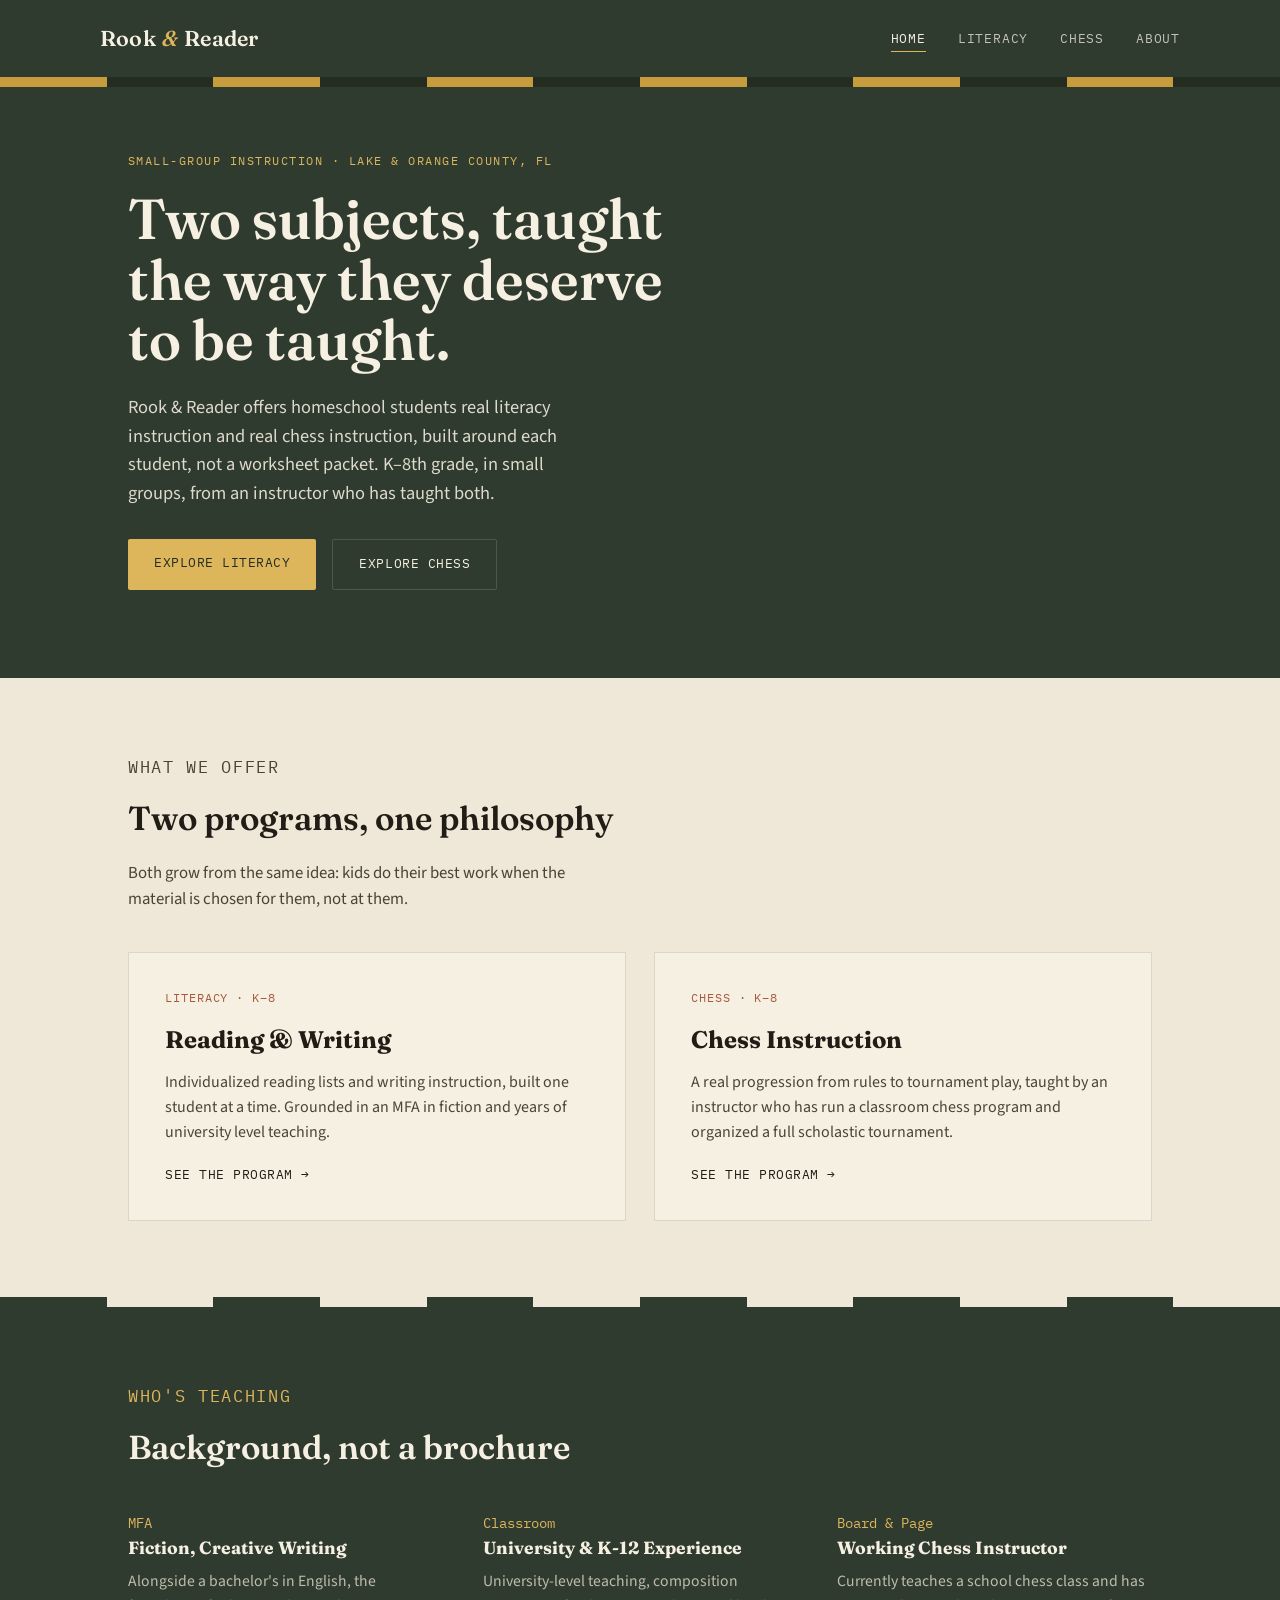
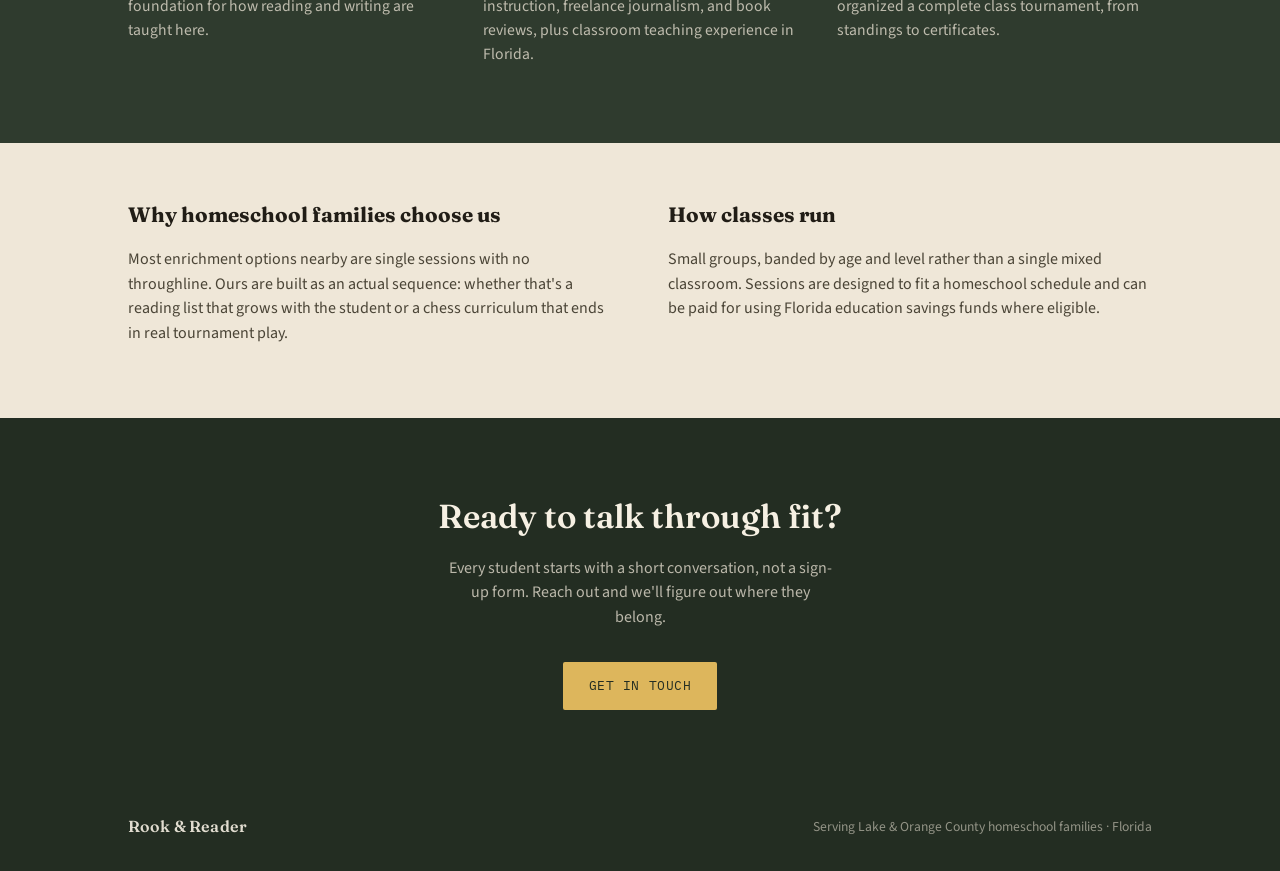
<file: index.html>
<!DOCTYPE html>
<html lang="en">
<head>
<meta charset="UTF-8">
<meta name="viewport" content="width=device-width, initial-scale=1.0">
<title>Rook & Reader — Chess and Literacy for Homeschool Students</title>
<meta name="description" content="Small-group chess and literacy instruction for homeschool students in Lake and Orange County, Florida. Individualized reading lists, real writing instruction, and a real path to competitive chess.">
<link rel="preconnect" href="https://fonts.googleapis.com">
<link href="https://fonts.googleapis.com/css2?family=Fraunces:opsz,wght@9..144,500;9..144,600;9..144,700&family=Source+Sans+3:wght@400;500;600&family=IBM+Plex+Mono:wght@400;500&display=swap" rel="stylesheet">
<link rel="stylesheet" href="styles.css">
</head>
<body>

<header class="site-header">
  <div class="wrap nav">
    <a href="index.html" class="brand">Rook <span class="amp">&amp;</span> Reader</a>
    <ul class="nav-links">
      <li><a href="index.html" aria-current="page">Home</a></li>
      <li><a href="english.html">Literacy</a></li>
      <li><a href="chess.html">Chess</a></li>
      <li><a href="about.html">About</a></li>
    </ul>
  </div>
</header>
<div class="rule on-moss"><span></span><span></span><span></span><span></span><span></span><span></span><span></span><span></span><span></span><span></span><span></span><span></span></div>

<section class="hero">
  <div class="wrap">
    <p class="eyebrow">Small-group instruction &middot; Lake &amp; Orange County, FL</p>
    <h1>Two subjects, taught the way they deserve to be taught.</h1>
    <p class="lede">Rook &amp; Reader offers homeschool students real literacy instruction and real chess instruction, built around each student, not a worksheet packet. K&ndash;8th grade, in small groups, from an instructor who has taught both.</p>
    <div class="btn-row">
      <a href="english.html" class="btn primary">Explore Literacy</a>
      <a href="chess.html" class="btn ghost">Explore Chess</a>
    </div>
  </div>
</section>

<section>
  <div class="wrap">
    <div class="section-head">
      <p class="section-kicker">What we offer</p>
      <h2>Two programs, one philosophy</h2>
      <p>Both grow from the same idea: kids do their best work when the material is chosen for them, not at them.</p>
    </div>
    <div class="cards">
      <a href="english.html" class="card">
        <p class="tag">Literacy &middot; K&ndash;8</p>
        <h3>Reading &amp; Writing</h3>
        <p>Individualized reading lists and writing instruction, built one student at a time. Grounded in an MFA in fiction and years of university level teaching.</p>
        <span class="go">See the program &rarr;</span>
      </a>
      <a href="chess.html" class="card">
        <p class="tag">Chess &middot; K&ndash;8</p>
        <h3>Chess Instruction</h3>
        <p>A real progression from rules to tournament play, taught by an instructor who has run a classroom chess program and organized a full scholastic tournament.</p>
        <span class="go">See the program &rarr;</span>
      </a>
    </div>
  </div>
</section>

<div class="rule on-cream"><span></span><span></span><span></span><span></span><span></span><span></span><span></span><span></span><span></span><span></span><span></span><span></span></div>

<section class="credentials">
  <div class="wrap">
    <div class="section-head">
      <p class="section-kicker" style="color: var(--gold-hi);">Who's teaching</p>
      <h2>Background, not a brochure</h2>
    </div>
    <div class="grid3">
      <div class="feature">
        <p class="mark">MFA</p>
        <h4>Fiction, Creative Writing</h4>
        <p>Alongside a bachelor's in English, the foundation for how reading and writing are taught here.</p>
      </div>
      <div class="feature">
        <p class="mark">Classroom</p>
        <h4>University &amp; K-12 Experience</h4>
        <p>University-level teaching, composition instruction, freelance journalism, and book reviews, plus classroom teaching experience in Florida.</p>
      </div>
      <div class="feature">
        <p class="mark">Board &amp; Page</p>
        <h4>Working Chess Instructor</h4>
        <p>Currently teaches a school chess class and has organized a complete class tournament, from standings to certificates.</p>
      </div>
    </div>
  </div>
</section>

<section class="section-tight">
  <div class="wrap">
    <div class="split">
      <div>
        <h3>Why homeschool families choose us</h3>
        <p>Most enrichment options nearby are single sessions with no throughline. Ours are built as an actual sequence: whether that's a reading list that grows with the student or a chess curriculum that ends in real tournament play.</p>
      </div>
      <div>
        <h3>How classes run</h3>
        <p>Small groups, banded by age and level rather than a single mixed classroom. Sessions are designed to fit a homeschool schedule and can be paid for using Florida education savings funds where eligible.</p>
      </div>
    </div>
  </div>
</section>

<section class="cta-band">
  <div class="wrap">
    <h2>Ready to talk through fit?</h2>
    <p>Every student starts with a short conversation, not a sign-up form. Reach out and we'll figure out where they belong.</p>
    <div class="btn-row">
      <a href="#" class="btn primary">Get in Touch</a>
    </div>
  </div>
</section>

<footer>
  <div class="wrap footer-row">
    <span class="brand">Rook &amp; Reader</span>
    <span>Serving Lake &amp; Orange County homeschool families &middot; Florida</span>
  </div>
</footer>

</body>
</html>
</file>
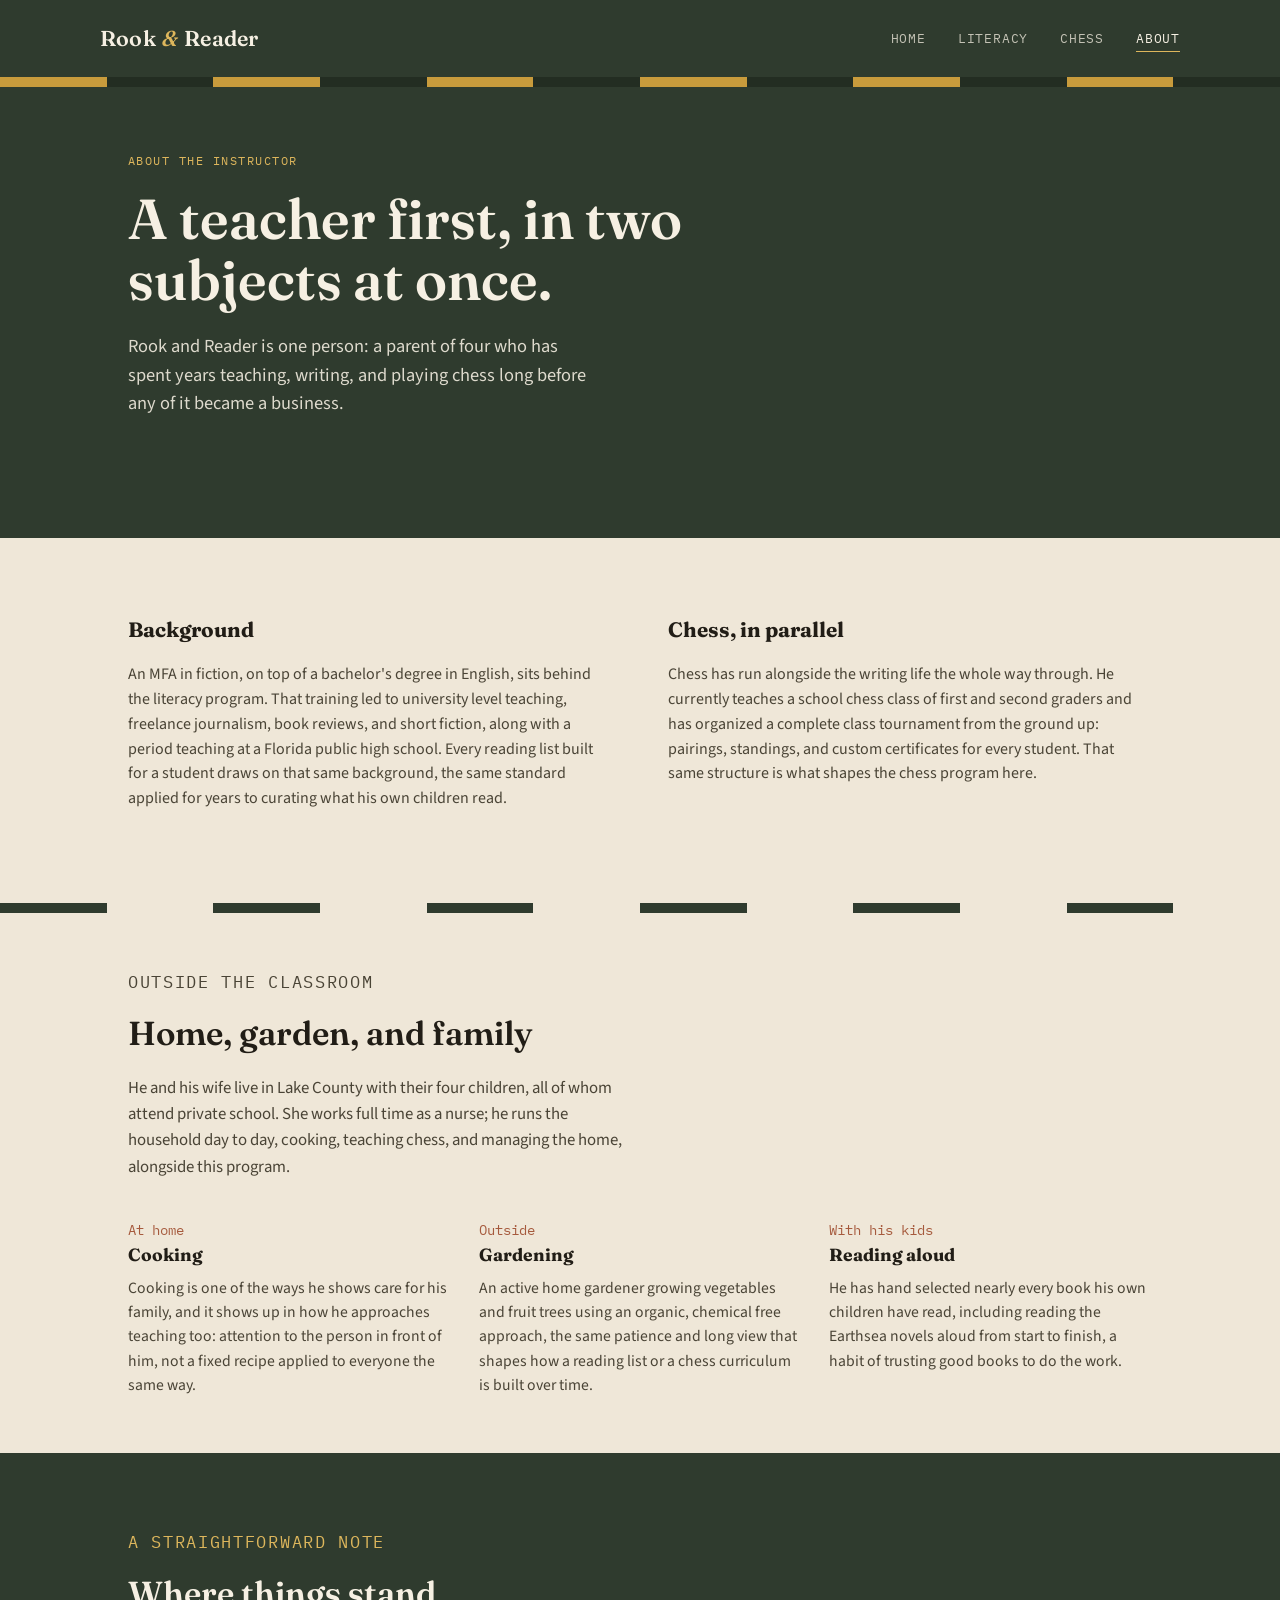
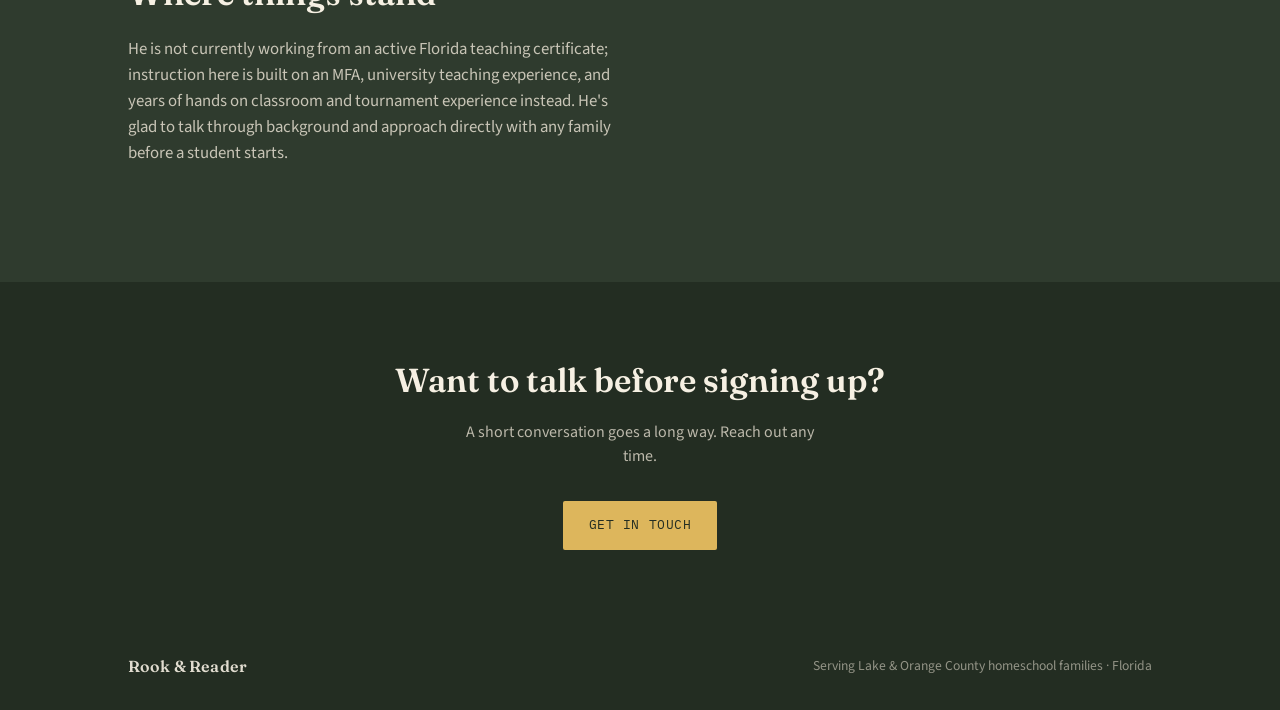
<file: about.html>
<!DOCTYPE html>
<html lang="en">
<head>
<meta charset="UTF-8">
<meta name="viewport" content="width=device-width, initial-scale=1.0">
<title>About — Rook & Reader</title>
<meta name="description" content="Meet the instructor behind Rook and Reader: an MFA graduate, former university and classroom teacher, and working chess instructor teaching homeschool students in Central Florida.">
<link rel="preconnect" href="https://fonts.googleapis.com">
<link href="https://fonts.googleapis.com/css2?family=Fraunces:opsz,wght@9..144,500;9..144,600;9..144,700&family=Source+Sans+3:wght@400;500;600&family=IBM+Plex+Mono:wght@400;500&display=swap" rel="stylesheet">
<link rel="stylesheet" href="styles.css">
</head>
<body>

<header class="site-header">
  <div class="wrap nav">
    <a href="index.html" class="brand">Rook <span class="amp">&amp;</span> Reader</a>
    <ul class="nav-links">
      <li><a href="index.html">Home</a></li>
      <li><a href="english.html">Literacy</a></li>
      <li><a href="chess.html">Chess</a></li>
      <li><a href="about.html" aria-current="page">About</a></li>
    </ul>
  </div>
</header>
<div class="rule on-moss"><span></span><span></span><span></span><span></span><span></span><span></span><span></span><span></span><span></span><span></span><span></span><span></span></div>

<section class="hero">
  <div class="wrap">
    <p class="eyebrow">About the instructor</p>
    <h1>A teacher first, in two subjects at once.</h1>
    <p class="lede">Rook and Reader is one person: a parent of four who has spent years teaching, writing, and playing chess long before any of it became a business.</p>
  </div>
</section>

<section>
  <div class="wrap">
    <div class="split">
      <div>
        <h3>Background</h3>
        <p>An MFA in fiction, on top of a bachelor's degree in English, sits behind the literacy program. That training led to university level teaching, freelance journalism, book reviews, and short fiction, along with a period teaching at a Florida public high school. Every reading list built for a student draws on that same background, the same standard applied for years to curating what his own children read.</p>
      </div>
      <div>
        <h3>Chess, in parallel</h3>
        <p>Chess has run alongside the writing life the whole way through. He currently teaches a school chess class of first and second graders and has organized a complete class tournament from the ground up: pairings, standings, and custom certificates for every student. That same structure is what shapes the chess program here.</p>
      </div>
    </div>
  </div>
</section>

<div class="rule on-cream"><span></span><span></span><span></span><span></span><span></span><span></span><span></span><span></span><span></span><span></span><span></span><span></span></div>

<section class="section-tight">
  <div class="wrap">
    <div class="section-head">
      <p class="section-kicker">Outside the classroom</p>
      <h2>Home, garden, and family</h2>
      <p>He and his wife live in Lake County with their four children, all of whom attend private school. She works full time as a nurse; he runs the household day to day, cooking, teaching chess, and managing the home, alongside this program.</p>
    </div>
    <div class="grid3">
      <div class="feature">
        <p class="mark">At home</p>
        <h4>Cooking</h4>
        <p>Cooking is one of the ways he shows care for his family, and it shows up in how he approaches teaching too: attention to the person in front of him, not a fixed recipe applied to everyone the same way.</p>
      </div>
      <div class="feature">
        <p class="mark">Outside</p>
        <h4>Gardening</h4>
        <p>An active home gardener growing vegetables and fruit trees using an organic, chemical free approach, the same patience and long view that shapes how a reading list or a chess curriculum is built over time.</p>
      </div>
      <div class="feature">
        <p class="mark">With his kids</p>
        <h4>Reading aloud</h4>
        <p>He has hand selected nearly every book his own children have read, including reading the Earthsea novels aloud from start to finish, a habit of trusting good books to do the work.</p>
      </div>
    </div>
  </div>
</section>

<section class="credentials">
  <div class="wrap">
    <div class="section-head">
      <p class="section-kicker" style="color: var(--gold-hi);">A straightforward note</p>
      <h2>Where things stand</h2>
      <p style="color: rgba(239,231,216,0.8); max-width: 62ch;">He is not currently working from an active Florida teaching certificate; instruction here is built on an MFA, university teaching experience, and years of hands on classroom and tournament experience instead. He's glad to talk through background and approach directly with any family before a student starts.</p>
    </div>
  </div>
</section>

<section class="cta-band">
  <div class="wrap">
    <h2>Want to talk before signing up?</h2>
    <p>A short conversation goes a long way. Reach out any time.</p>
    <div class="btn-row">
      <a href="#" class="btn primary">Get in Touch</a>
    </div>
  </div>
</section>

<footer>
  <div class="wrap footer-row">
    <span class="brand">Rook &amp; Reader</span>
    <span>Serving Lake &amp; Orange County homeschool families &middot; Florida</span>
  </div>
</footer>

</body>
</html>
</file>
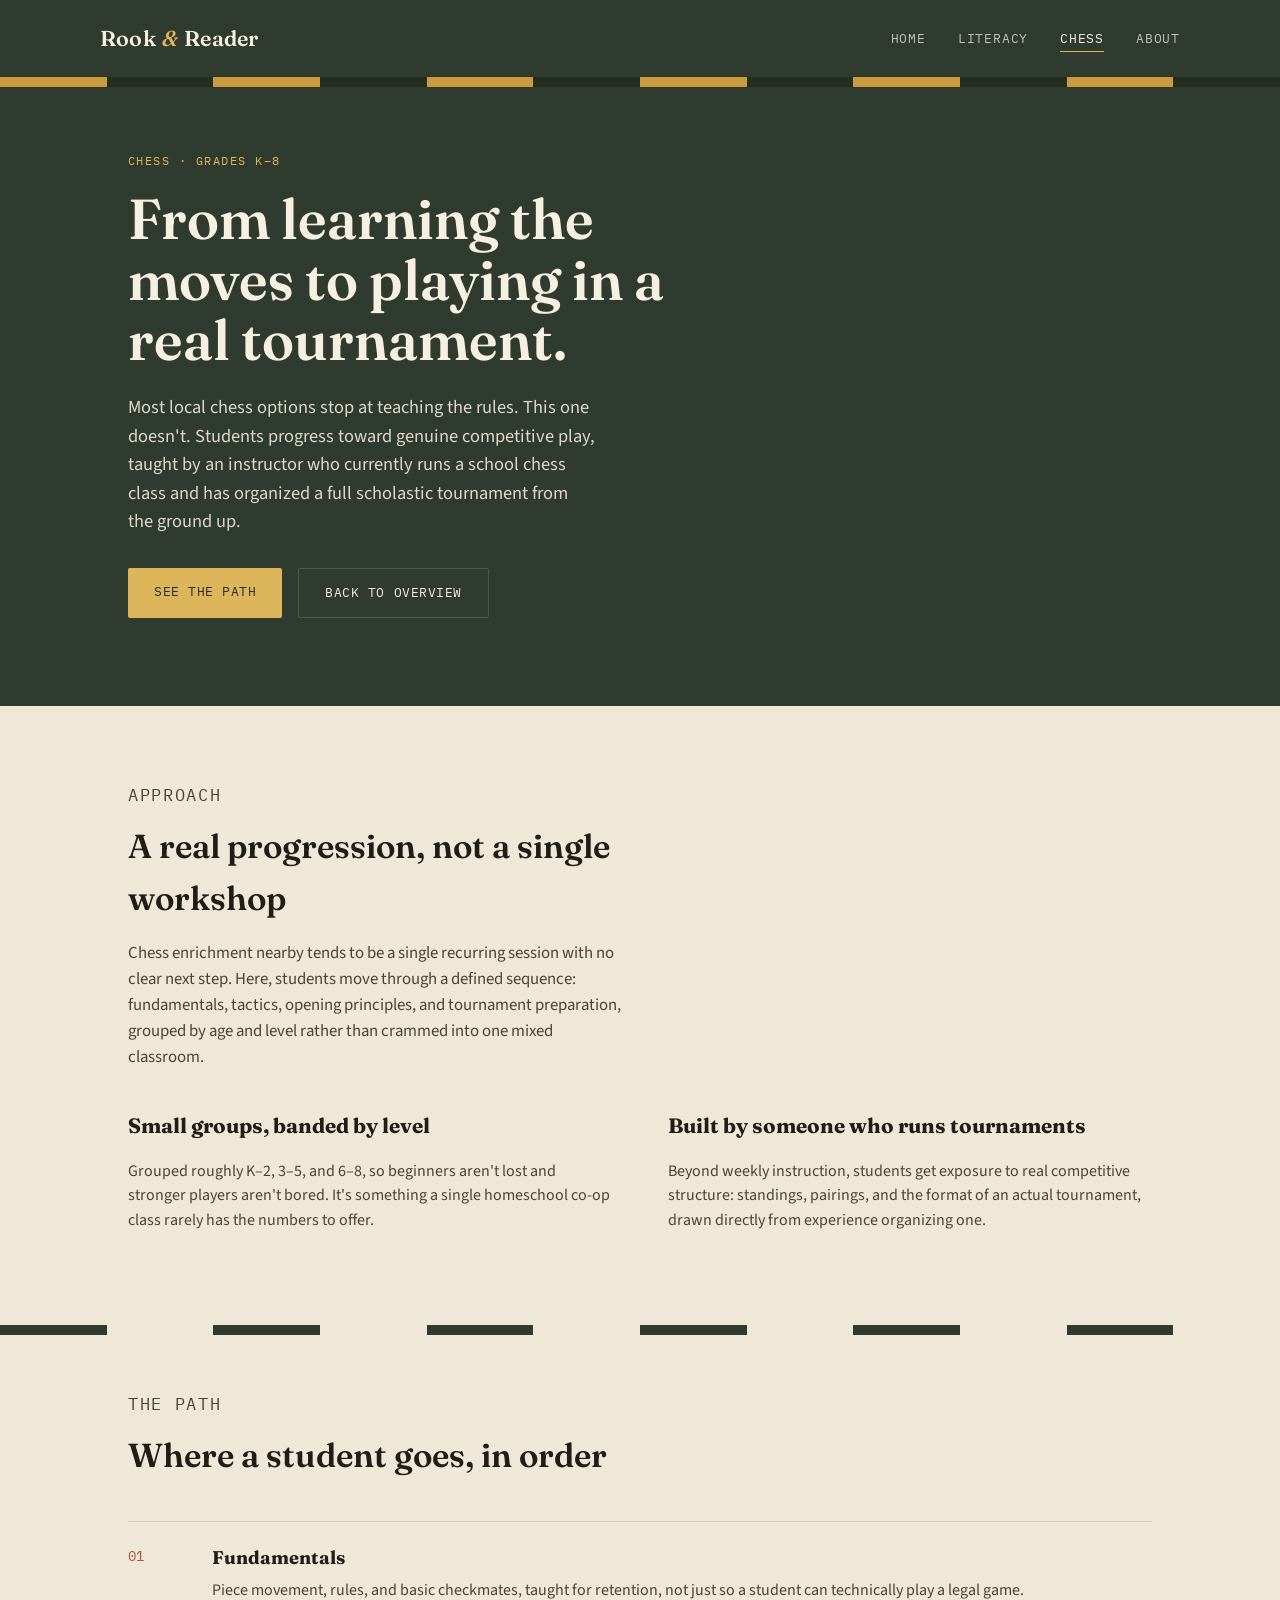
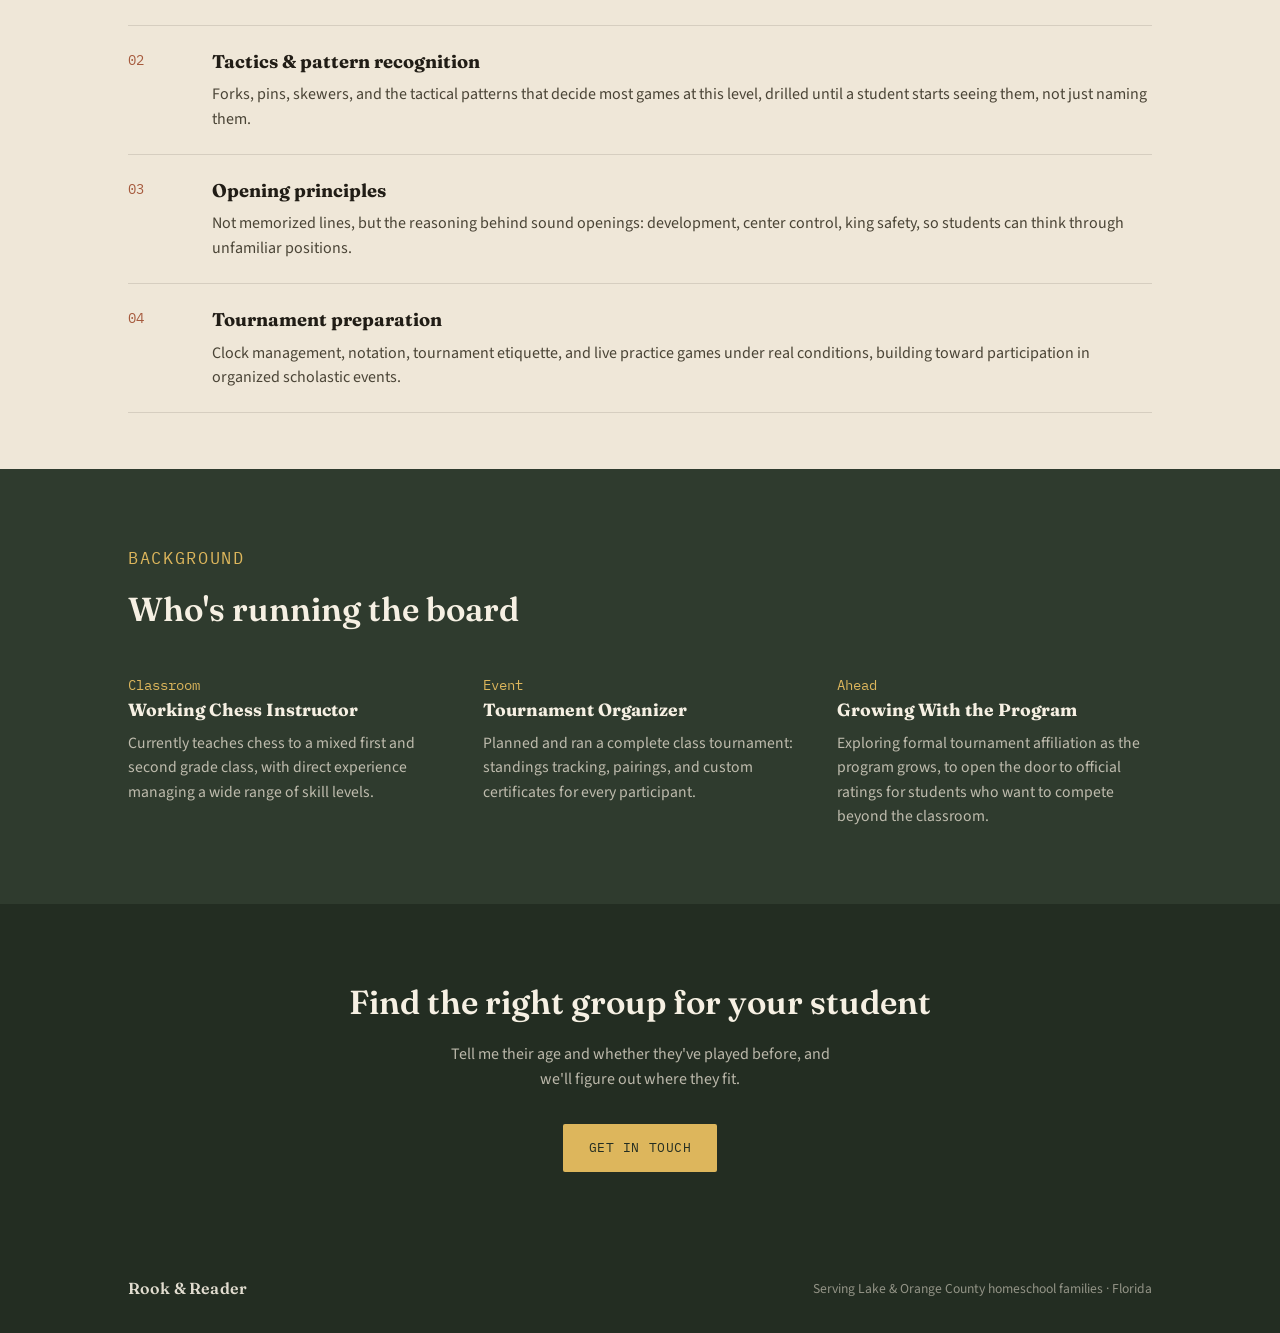
<file: chess.html>
<!DOCTYPE html>
<html lang="en">
<head>
<meta charset="UTF-8">
<meta name="viewport" content="width=device-width, initial-scale=1.0">
<title>Chess Program — Rook & Reader</title>
<meta name="description" content="Chess instruction for homeschool students, K-8th grade, from rules through tournament ready play, taught by an active classroom chess instructor.">
<link rel="preconnect" href="https://fonts.googleapis.com">
<link href="https://fonts.googleapis.com/css2?family=Fraunces:opsz,wght@9..144,500;9..144,600;9..144,700&family=Source+Sans+3:wght@400;500;600&family=IBM+Plex+Mono:wght@400;500&display=swap" rel="stylesheet">
<link rel="stylesheet" href="styles.css">
</head>
<body>

<header class="site-header">
  <div class="wrap nav">
    <a href="index.html" class="brand">Rook <span class="amp">&amp;</span> Reader</a>
    <ul class="nav-links">
      <li><a href="index.html">Home</a></li>
      <li><a href="english.html">Literacy</a></li>
      <li><a href="chess.html" aria-current="page">Chess</a></li>
      <li><a href="about.html">About</a></li>
    </ul>
  </div>
</header>
<div class="rule on-moss"><span></span><span></span><span></span><span></span><span></span><span></span><span></span><span></span><span></span><span></span><span></span><span></span></div>

<section class="hero">
  <div class="wrap">
    <p class="eyebrow">Chess &middot; Grades K&ndash;8</p>
    <h1>From learning the moves to playing in a real tournament.</h1>
    <p class="lede">Most local chess options stop at teaching the rules. This one doesn't. Students progress toward genuine competitive play, taught by an instructor who currently runs a school chess class and has organized a full scholastic tournament from the ground up.</p>
    <div class="btn-row">
      <a href="#format" class="btn primary">See the Path</a>
      <a href="index.html" class="btn ghost">Back to Overview</a>
    </div>
  </div>
</section>

<section>
  <div class="wrap">
    <div class="section-head">
      <p class="section-kicker">Approach</p>
      <h2>A real progression, not a single workshop</h2>
      <p>Chess enrichment nearby tends to be a single recurring session with no clear next step. Here, students move through a defined sequence: fundamentals, tactics, opening principles, and tournament preparation, grouped by age and level rather than crammed into one mixed classroom.</p>
    </div>
    <div class="split">
      <div>
        <h3>Small groups, banded by level</h3>
        <p>Grouped roughly K&ndash;2, 3&ndash;5, and 6&ndash;8, so beginners aren't lost and stronger players aren't bored. It's something a single homeschool co-op class rarely has the numbers to offer.</p>
      </div>
      <div>
        <h3>Built by someone who runs tournaments</h3>
        <p>Beyond weekly instruction, students get exposure to real competitive structure: standings, pairings, and the format of an actual tournament, drawn directly from experience organizing one.</p>
      </div>
    </div>
  </div>
</section>

<div class="rule on-cream"><span></span><span></span><span></span><span></span><span></span><span></span><span></span><span></span><span></span><span></span><span></span><span></span></div>

<section id="format" class="section-tight">
  <div class="wrap">
    <div class="section-head">
      <p class="section-kicker">The path</p>
      <h2>Where a student goes, in order</h2>
    </div>
    <ul class="ledger">
      <li>
        <span class="idx">01</span>
        <div>
          <h4>Fundamentals</h4>
          <p>Piece movement, rules, and basic checkmates, taught for retention, not just so a student can technically play a legal game.</p>
        </div>
      </li>
      <li>
        <span class="idx">02</span>
        <div>
          <h4>Tactics &amp; pattern recognition</h4>
          <p>Forks, pins, skewers, and the tactical patterns that decide most games at this level, drilled until a student starts seeing them, not just naming them.</p>
        </div>
      </li>
      <li>
        <span class="idx">03</span>
        <div>
          <h4>Opening principles</h4>
          <p>Not memorized lines, but the reasoning behind sound openings: development, center control, king safety, so students can think through unfamiliar positions.</p>
        </div>
      </li>
      <li>
        <span class="idx">04</span>
        <div>
          <h4>Tournament preparation</h4>
          <p>Clock management, notation, tournament etiquette, and live practice games under real conditions, building toward participation in organized scholastic events.</p>
        </div>
      </li>
    </ul>
  </div>
</section>

<section class="credentials">
  <div class="wrap">
    <div class="section-head">
      <p class="section-kicker" style="color: var(--gold-hi);">Background</p>
      <h2>Who's running the board</h2>
    </div>
    <div class="grid3">
      <div class="feature">
        <p class="mark">Classroom</p>
        <h4>Working Chess Instructor</h4>
        <p>Currently teaches chess to a mixed first and second grade class, with direct experience managing a wide range of skill levels.</p>
      </div>
      <div class="feature">
        <p class="mark">Event</p>
        <h4>Tournament Organizer</h4>
        <p>Planned and ran a complete class tournament: standings tracking, pairings, and custom certificates for every participant.</p>
      </div>
      <div class="feature">
        <p class="mark">Ahead</p>
        <h4>Growing With the Program</h4>
        <p>Exploring formal tournament affiliation as the program grows, to open the door to official ratings for students who want to compete beyond the classroom.</p>
      </div>
    </div>
  </div>
</section>

<section class="cta-band">
  <div class="wrap">
    <h2>Find the right group for your student</h2>
    <p>Tell me their age and whether they've played before, and we'll figure out where they fit.</p>
    <div class="btn-row">
      <a href="#" class="btn primary">Get in Touch</a>
    </div>
  </div>
</section>

<footer>
  <div class="wrap footer-row">
    <span class="brand">Rook &amp; Reader</span>
    <span>Serving Lake &amp; Orange County homeschool families &middot; Florida</span>
  </div>
</footer>

</body>
</html>
</file>
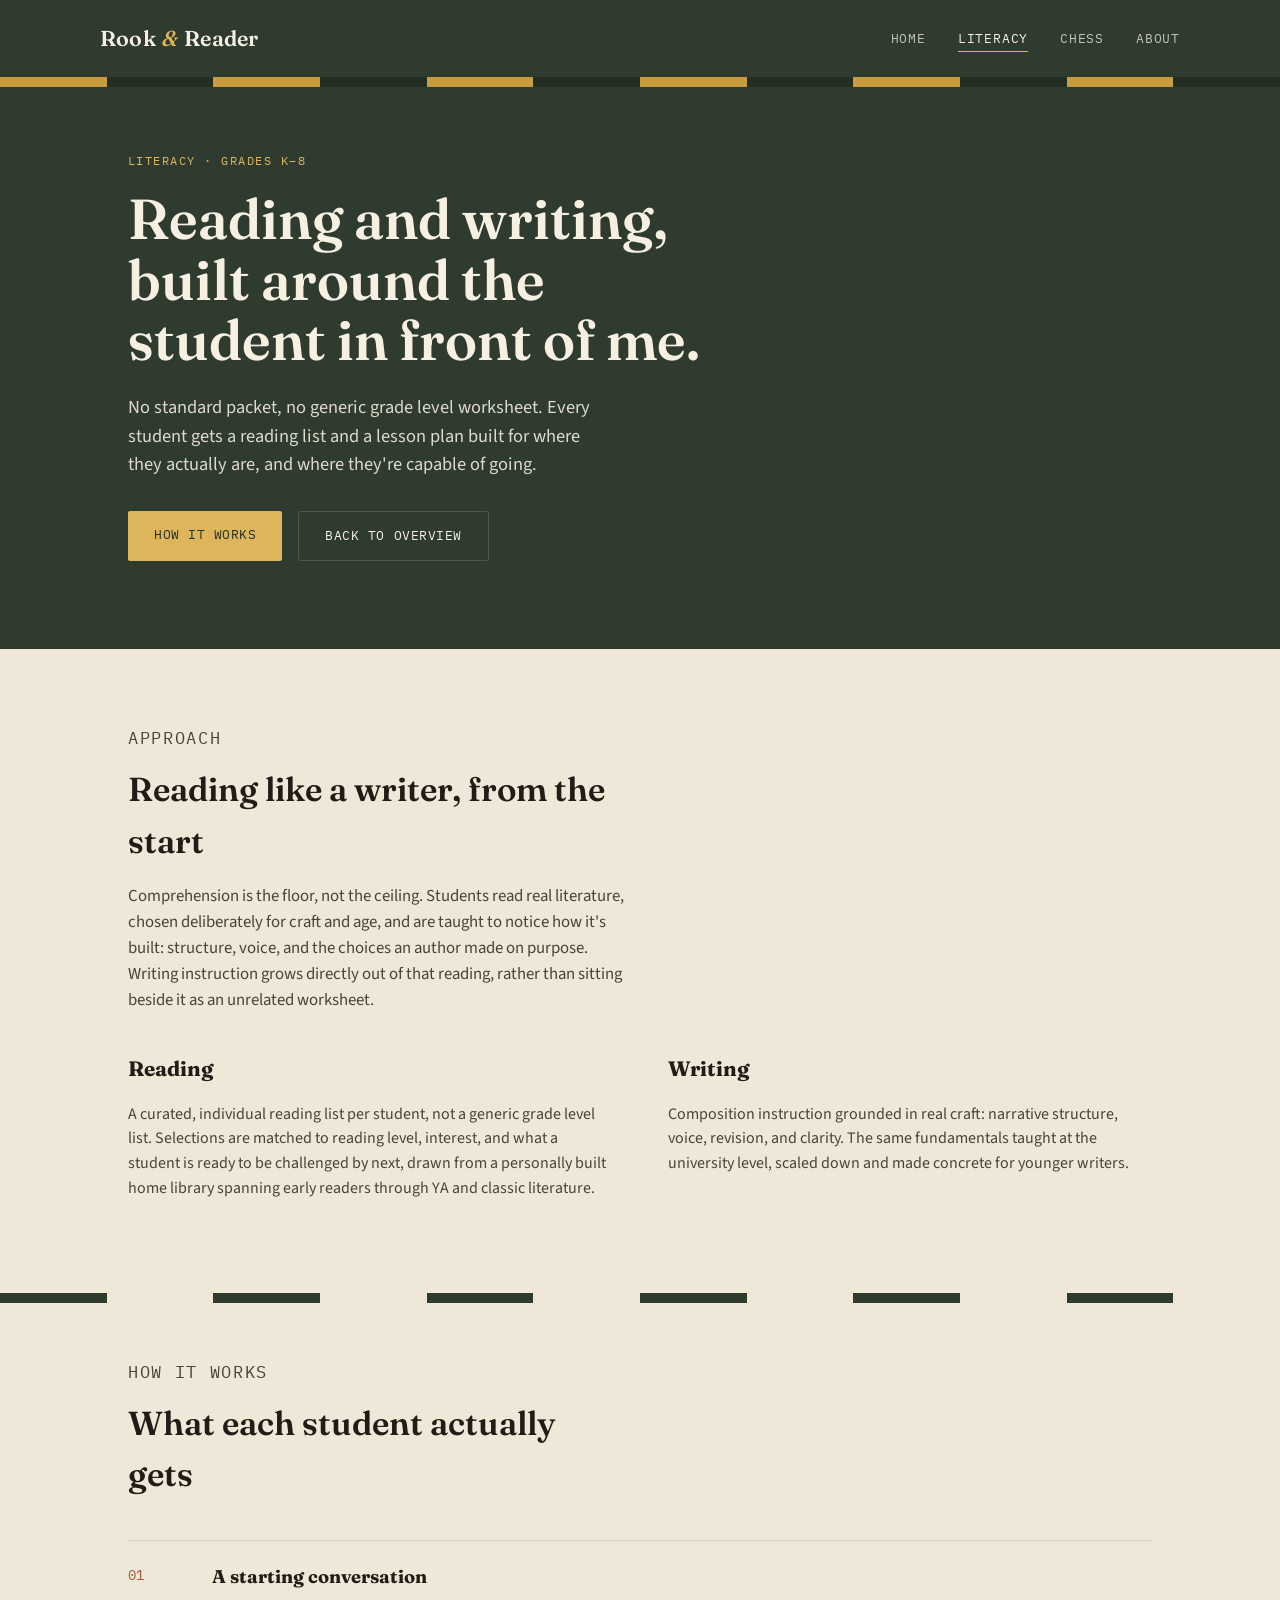
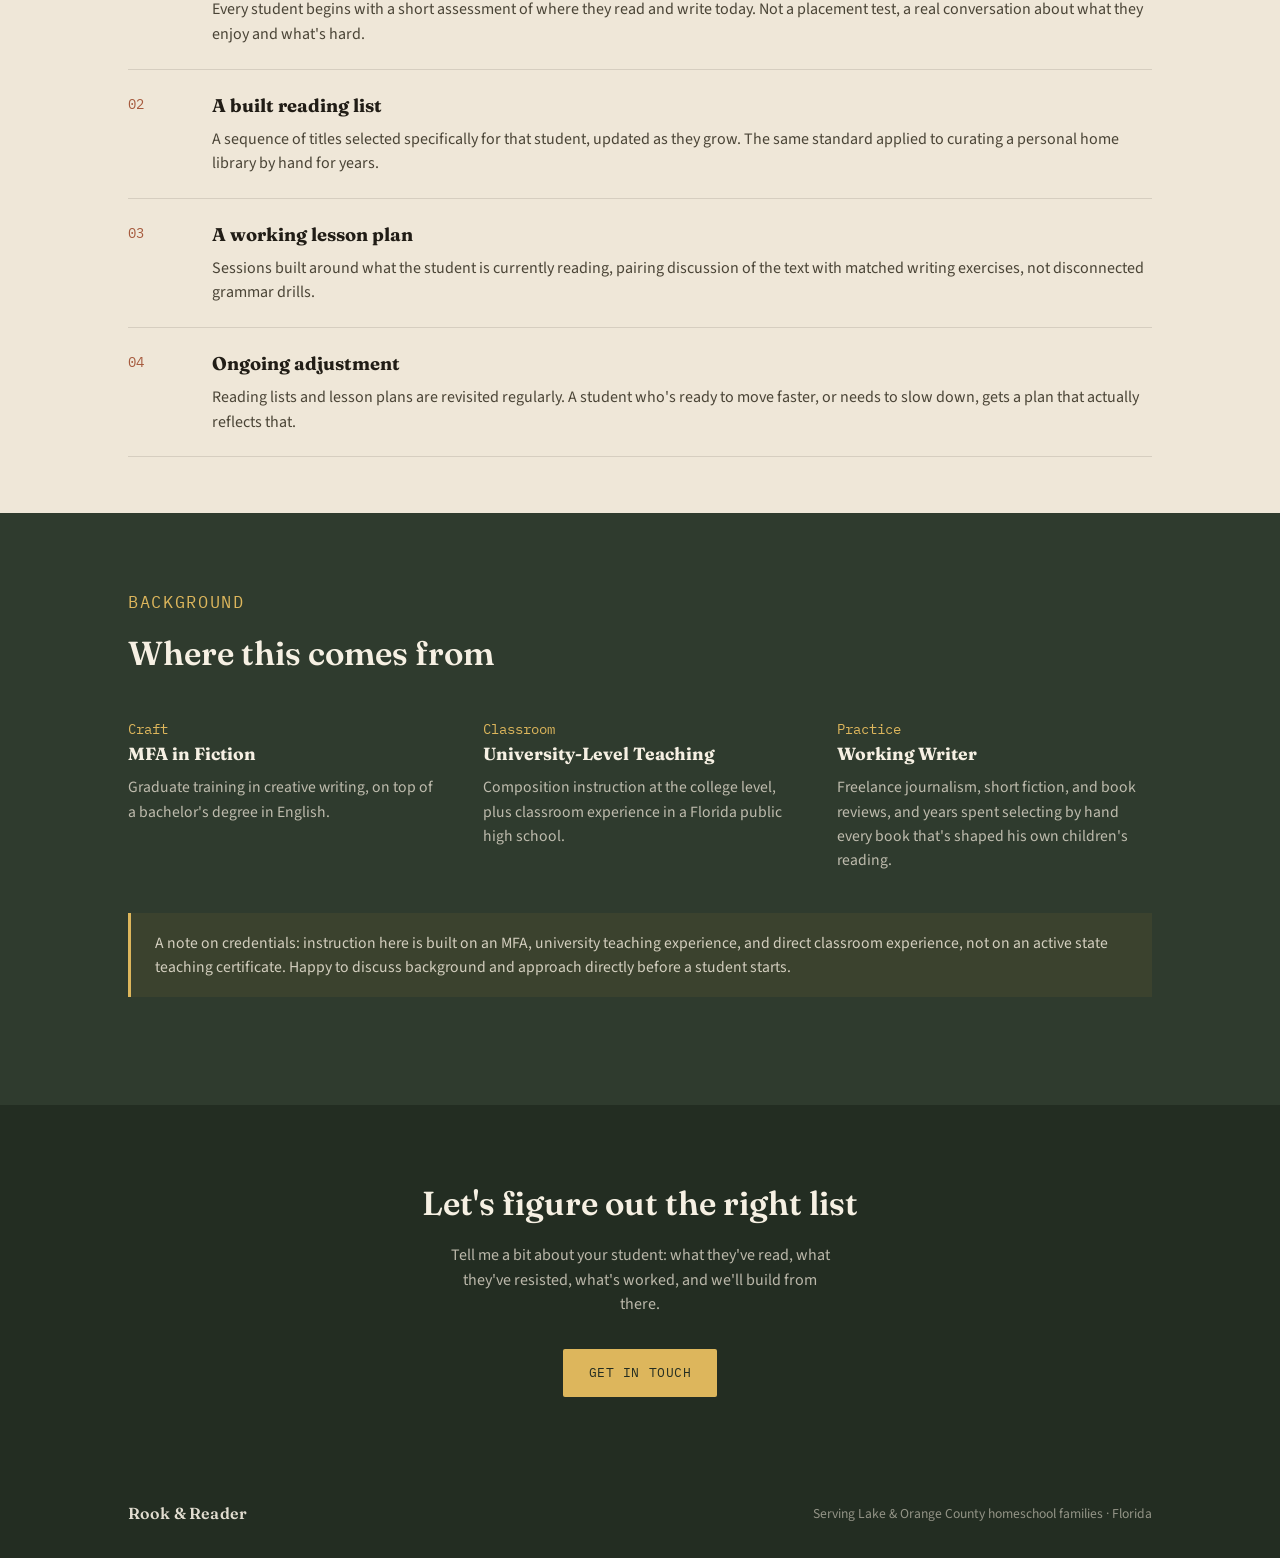
<file: english.html>
<!DOCTYPE html>
<html lang="en">
<head>
<meta charset="UTF-8">
<meta name="viewport" content="width=device-width, initial-scale=1.0">
<title>Literacy Program — Rook & Reader</title>
<meta name="description" content="Individualized reading and writing instruction for homeschool students, K-8th grade. Curated reading lists and lesson plans built around each student.">
<link rel="preconnect" href="https://fonts.googleapis.com">
<link href="https://fonts.googleapis.com/css2?family=Fraunces:opsz,wght@9..144,500;9..144,600;9..144,700&family=Source+Sans+3:wght@400;500;600&family=IBM+Plex+Mono:wght@400;500&display=swap" rel="stylesheet">
<link rel="stylesheet" href="styles.css">
</head>
<body>

<header class="site-header">
  <div class="wrap nav">
    <a href="index.html" class="brand">Rook <span class="amp">&amp;</span> Reader</a>
    <ul class="nav-links">
      <li><a href="index.html">Home</a></li>
      <li><a href="english.html" aria-current="page">Literacy</a></li>
      <li><a href="chess.html">Chess</a></li>
      <li><a href="about.html">About</a></li>
    </ul>
  </div>
</header>
<div class="rule on-moss"><span></span><span></span><span></span><span></span><span></span><span></span><span></span><span></span><span></span><span></span><span></span><span></span></div>

<section class="hero">
  <div class="wrap">
    <p class="eyebrow">Literacy &middot; Grades K&ndash;8</p>
    <h1>Reading and writing, built around the student in front of me.</h1>
    <p class="lede">No standard packet, no generic grade level worksheet. Every student gets a reading list and a lesson plan built for where they actually are, and where they're capable of going.</p>
    <div class="btn-row">
      <a href="#format" class="btn primary">How It Works</a>
      <a href="index.html" class="btn ghost">Back to Overview</a>
    </div>
  </div>
</section>

<section>
  <div class="wrap">
    <div class="section-head">
      <p class="section-kicker">Approach</p>
      <h2>Reading like a writer, from the start</h2>
      <p>Comprehension is the floor, not the ceiling. Students read real literature, chosen deliberately for craft and age, and are taught to notice how it's built: structure, voice, and the choices an author made on purpose. Writing instruction grows directly out of that reading, rather than sitting beside it as an unrelated worksheet.</p>
    </div>
    <div class="split">
      <div>
        <h3>Reading</h3>
        <p>A curated, individual reading list per student, not a generic grade level list. Selections are matched to reading level, interest, and what a student is ready to be challenged by next, drawn from a personally built home library spanning early readers through YA and classic literature.</p>
      </div>
      <div>
        <h3>Writing</h3>
        <p>Composition instruction grounded in real craft: narrative structure, voice, revision, and clarity. The same fundamentals taught at the university level, scaled down and made concrete for younger writers.</p>
      </div>
    </div>
  </div>
</section>

<div class="rule on-cream"><span></span><span></span><span></span><span></span><span></span><span></span><span></span><span></span><span></span><span></span><span></span><span></span></div>

<section id="format" class="section-tight">
  <div class="wrap">
    <div class="section-head">
      <p class="section-kicker">How it works</p>
      <h2>What each student actually gets</h2>
    </div>
    <ul class="ledger">
      <li>
        <span class="idx">01</span>
        <div>
          <h4>A starting conversation</h4>
          <p>Every student begins with a short assessment of where they read and write today. Not a placement test, a real conversation about what they enjoy and what's hard.</p>
        </div>
      </li>
      <li>
        <span class="idx">02</span>
        <div>
          <h4>A built reading list</h4>
          <p>A sequence of titles selected specifically for that student, updated as they grow. The same standard applied to curating a personal home library by hand for years.</p>
        </div>
      </li>
      <li>
        <span class="idx">03</span>
        <div>
          <h4>A working lesson plan</h4>
          <p>Sessions built around what the student is currently reading, pairing discussion of the text with matched writing exercises, not disconnected grammar drills.</p>
        </div>
      </li>
      <li>
        <span class="idx">04</span>
        <div>
          <h4>Ongoing adjustment</h4>
          <p>Reading lists and lesson plans are revisited regularly. A student who's ready to move faster, or needs to slow down, gets a plan that actually reflects that.</p>
        </div>
      </li>
    </ul>
  </div>
</section>

<section class="credentials">
  <div class="wrap">
    <div class="section-head">
      <p class="section-kicker" style="color: var(--gold-hi);">Background</p>
      <h2>Where this comes from</h2>
    </div>
    <div class="grid3">
      <div class="feature">
        <p class="mark">Craft</p>
        <h4>MFA in Fiction</h4>
        <p>Graduate training in creative writing, on top of a bachelor's degree in English.</p>
      </div>
      <div class="feature">
        <p class="mark">Classroom</p>
        <h4>University-Level Teaching</h4>
        <p>Composition instruction at the college level, plus classroom experience in a Florida public high school.</p>
      </div>
      <div class="feature">
        <p class="mark">Practice</p>
        <h4>Working Writer</h4>
        <p>Freelance journalism, short fiction, and book reviews, and years spent selecting by hand every book that's shaped his own children's reading.</p>
      </div>
    </div>
    <div class="note" style="border-color: var(--gold-hi); background: rgba(200,155,60,0.08); margin-top: 40px;">
      <p style="color: rgba(239,231,216,0.85);">A note on credentials: instruction here is built on an MFA, university teaching experience, and direct classroom experience, not on an active state teaching certificate. Happy to discuss background and approach directly before a student starts.</p>
    </div>
  </div>
</section>

<section class="cta-band">
  <div class="wrap">
    <h2>Let's figure out the right list</h2>
    <p>Tell me a bit about your student: what they've read, what they've resisted, what's worked, and we'll build from there.</p>
    <div class="btn-row">
      <a href="#" class="btn primary">Get in Touch</a>
    </div>
  </div>
</section>

<footer>
  <div class="wrap footer-row">
    <span class="brand">Rook &amp; Reader</span>
    <span>Serving Lake &amp; Orange County homeschool families &middot; Florida</span>
  </div>
</footer>

</body>
</html>
</file>
<file: styles.css>
/* ============================================
   Rook & Reader — design tokens
   ============================================ */
:root {
  --moss: #2F3B2E;
  --moss-deep: #232D22;
  --cream: #EFE7D8;
  --cream-hi: #F6F0E3;
  --ink: #211D16;
  --ink-soft: #4A4436;
  --gold: #C89B3C;
  --gold-hi: #DDB65C;
  --rust: #A65A3D;
  --line: rgba(33, 29, 22, 0.12);
  --line-dark: rgba(239, 231, 216, 0.16);

  --display: 'Fraunces', Georgia, 'Times New Roman', serif;
  --body: 'Source Sans 3', -apple-system, BlinkMacSystemFont, 'Segoe UI', sans-serif;
  --mono: 'IBM Plex Mono', ui-monospace, Menlo, monospace;
}

* { box-sizing: border-box; }
html { scroll-behavior: smooth; }

body {
  margin: 0;
  font-family: var(--body);
  color: var(--ink);
  background: var(--cream);
  line-height: 1.55;
  -webkit-font-smoothing: antialiased;
}

img { max-width: 100%; display: block; }

a { color: inherit; }

.wrap {
  max-width: 1080px;
  margin: 0 auto;
  padding: 0 28px;
}

/* ---------- Checkered rule — signature element ---------- */
.rule {
  display: flex;
  height: 10px;
  width: 100%;
}
.rule span {
  flex: 1 1 auto;
  height: 100%;
}
.rule.on-cream span:nth-child(odd)  { background: var(--moss); }
.rule.on-cream span:nth-child(even) { background: var(--cream); }
.rule.on-moss span:nth-child(odd)   { background: var(--gold); }
.rule.on-moss span:nth-child(even)  { background: var(--moss-deep); }

/* ---------- Header ---------- */
.site-header {
  background: var(--moss);
  color: var(--cream-hi);
}
.nav {
  display: flex;
  align-items: center;
  justify-content: space-between;
  padding: 22px 0;
}
.brand {
  font-family: var(--display);
  font-weight: 600;
  font-size: 1.35rem;
  letter-spacing: 0.01em;
  text-decoration: none;
  color: var(--cream-hi);
  display: flex;
  align-items: baseline;
  gap: 6px;
}
.brand .amp { color: var(--gold-hi); font-style: italic; }
.nav-links {
  display: flex;
  gap: 32px;
  list-style: none;
  margin: 0;
  padding: 0;
  font-family: var(--mono);
  font-size: 0.82rem;
  letter-spacing: 0.06em;
  text-transform: uppercase;
}
.nav-links a {
  text-decoration: none;
  color: var(--cream-hi);
  opacity: 0.75;
  padding-bottom: 4px;
  border-bottom: 1px solid transparent;
  transition: opacity 0.15s ease, border-color 0.15s ease;
}
.nav-links a:hover,
.nav-links a[aria-current="page"] {
  opacity: 1;
  border-color: var(--gold-hi);
}
.nav-toggle { display: none; }

/* ---------- Hero ---------- */
.hero {
  background: var(--moss);
  color: var(--cream-hi);
  padding: 64px 0 88px;
}
.eyebrow {
  font-family: var(--mono);
  font-size: 0.78rem;
  letter-spacing: 0.12em;
  text-transform: uppercase;
  color: var(--gold-hi);
  margin: 0 0 18px;
}
h1 {
  font-family: var(--display);
  font-weight: 600;
  font-size: clamp(2.2rem, 4.4vw, 3.6rem);
  line-height: 1.08;
  margin: 0 0 22px;
  max-width: 16ch;
}
.lede {
  font-size: 1.15rem;
  color: var(--cream-hi);
  opacity: 0.88;
  max-width: 52ch;
  margin: 0 0 32px;
}
.btn-row { display: flex; gap: 16px; flex-wrap: wrap; }
.btn {
  display: inline-block;
  font-family: var(--mono);
  font-size: 0.82rem;
  letter-spacing: 0.04em;
  text-transform: uppercase;
  text-decoration: none;
  padding: 14px 26px;
  border-radius: 2px;
  transition: transform 0.15s ease, background 0.15s ease;
}
.btn.primary { background: var(--gold-hi); color: var(--moss-deep); }
.btn.primary:hover { background: var(--cream-hi); transform: translateY(-1px); }
.btn.ghost { border: 1px solid var(--line-dark); color: var(--cream-hi); }
.btn.ghost:hover { border-color: var(--gold-hi); color: var(--gold-hi); }

/* ---------- Sections ---------- */
section { padding: 76px 0; }
.section-tight { padding: 56px 0; }
h2 {
  font-family: var(--display);
  font-weight: 600;
  font-size: clamp(1.6rem, 2.6vw, 2.2rem);
  margin: 0 0 8px;
}
.section-kicker {
  font-family: var(--mono);
  font-size: 0.78rem;
  letter-spacing: 0.1em;
  text-transform: uppercase;
  color: var(--rust);
  margin: 0 0 12px;
}
.section-head { max-width: 62ch; margin-bottom: 40px; }
.section-head p { color: var(--ink-soft); font-size: 1.05rem; }

/* ---------- Offering cards (home) ---------- */
.cards {
  display: grid;
  grid-template-columns: 1fr 1fr;
  gap: 28px;
}
.card {
  background: var(--cream-hi);
  border: 1px solid var(--line);
  padding: 36px;
  display: flex;
  flex-direction: column;
  text-decoration: none;
  color: var(--ink);
  transition: border-color 0.15s ease, transform 0.15s ease;
}
.card:hover { border-color: var(--rust); transform: translateY(-2px); }
.card .tag {
  font-family: var(--mono);
  font-size: 0.72rem;
  letter-spacing: 0.08em;
  text-transform: uppercase;
  color: var(--rust);
  margin-bottom: 14px;
}
.card h3 {
  font-family: var(--display);
  font-size: 1.5rem;
  margin: 0 0 12px;
}
.card p { color: var(--ink-soft); margin: 0 0 20px; flex-grow: 1; }
.card .go {
  font-family: var(--mono);
  font-size: 0.8rem;
  letter-spacing: 0.04em;
  text-transform: uppercase;
  color: var(--ink);
}
.card:hover .go { color: var(--rust); }

/* ---------- Two column ---------- */
.split {
  display: grid;
  grid-template-columns: 1fr 1fr;
  gap: 56px;
  align-items: start;
}
.split h3 {
  font-family: var(--display);
  font-size: 1.3rem;
  margin: 0 0 12px;
}
.split p { color: var(--ink-soft); }

/* ---------- Numbered / ledger list (used only where order = real progression) ---------- */
.ledger { list-style: none; margin: 0; padding: 0; }
.ledger li {
  display: grid;
  grid-template-columns: 64px 1fr;
  gap: 20px;
  padding: 22px 0;
  border-top: 1px solid var(--line);
}
.ledger li:last-child { border-bottom: 1px solid var(--line); }
.ledger .idx {
  font-family: var(--mono);
  font-size: 0.85rem;
  color: var(--rust);
  padding-top: 2px;
}
.ledger h4 {
  font-family: var(--display);
  font-size: 1.15rem;
  margin: 0 0 6px;
}
.ledger p { margin: 0; color: var(--ink-soft); }

/* ---------- Plain feature grid (no numbering — non-sequential info) ---------- */
.grid3 {
  display: grid;
  grid-template-columns: repeat(3, 1fr);
  gap: 28px;
}
.feature h4 {
  font-family: var(--display);
  font-size: 1.1rem;
  margin: 0 0 8px;
  color: var(--ink);
}
.feature p { color: var(--ink-soft); margin: 0; font-size: 0.98rem; }
.feature .mark { color: var(--rust); font-family: var(--mono); font-size: 0.85rem; }

/* ---------- Credentials strip ---------- */
.credentials {
  background: var(--moss);
  color: var(--cream-hi);
}
.credentials .grid3 { gap: 40px; }
.credentials h4 { color: var(--cream-hi); }
.credentials p { color: rgba(239,231,216,0.75); }
.credentials .mark { color: var(--gold-hi); }

/* ---------- Note / callout box ---------- */
.note {
  border-left: 3px solid var(--rust);
  padding: 18px 24px;
  background: rgba(166, 90, 61, 0.06);
  margin: 32px 0;
}
.note p { margin: 0; color: var(--ink-soft); font-size: 0.98rem; }

/* ---------- CTA band ---------- */
.cta-band {
  background: var(--moss-deep);
  color: var(--cream-hi);
  text-align: center;
  padding: 72px 0;
}
.cta-band h2 { color: var(--cream-hi); margin-bottom: 14px; }
.cta-band p { color: rgba(239,231,216,0.75); max-width: 48ch; margin: 0 auto 32px; }
.cta-band .btn-row { justify-content: center; }

/* ---------- Footer ---------- */
footer {
  background: var(--moss-deep);
  color: rgba(239,231,216,0.55);
  padding: 32px 0;
  font-size: 0.85rem;
}
.footer-row {
  display: flex;
  justify-content: space-between;
  align-items: center;
  flex-wrap: wrap;
  gap: 12px;
}
footer .brand { font-size: 1rem; opacity: 0.9; }

/* ---------- Responsive ---------- */
@media (max-width: 780px) {
  .cards, .split, .grid3 { grid-template-columns: 1fr; }
  .nav-links { display: none; }
}

/* ---------- Reduced motion ---------- */
@media (prefers-reduced-motion: reduce) {
  html { scroll-behavior: auto; }
  * { transition: none !important; }
}

/* ---------- Focus visibility ---------- */
a:focus-visible, .btn:focus-visible {
  outline: 2px solid var(--gold-hi);
  outline-offset: 3px;
}
</file>
